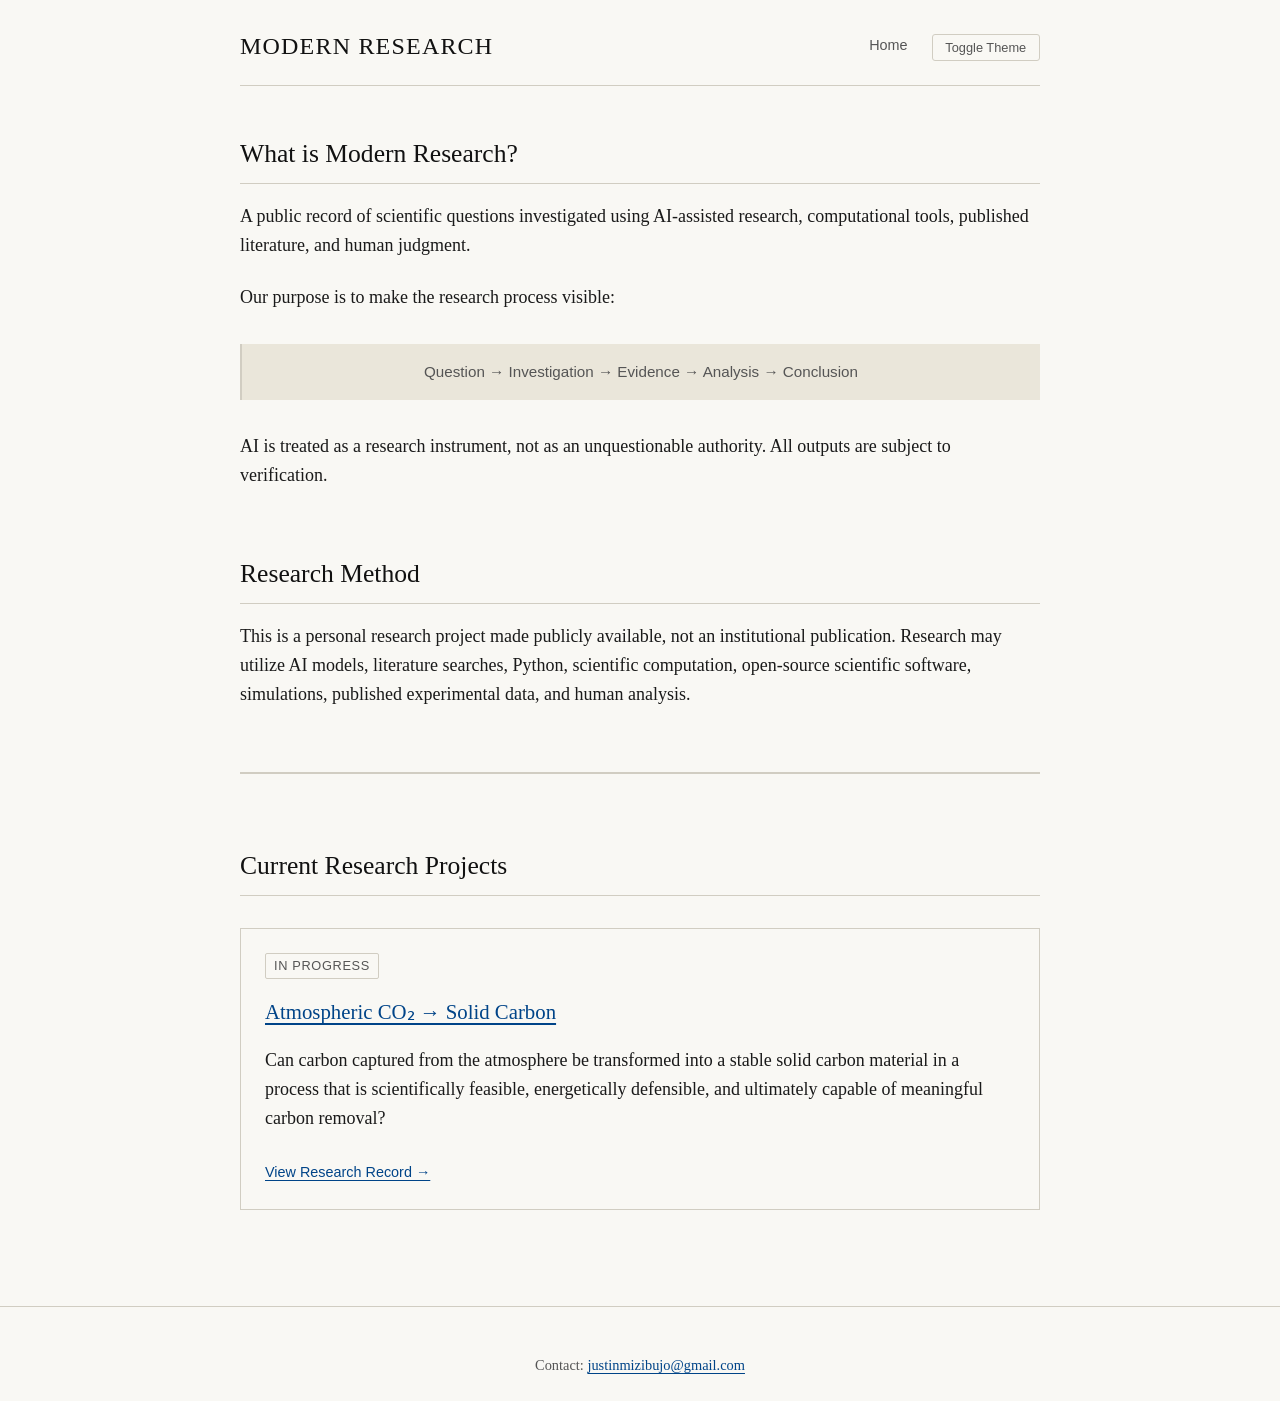
<file: index.html>
<!DOCTYPE html>
<html lang="en">
<head>
  <meta charset="UTF-8">
  <meta name="viewport" content="width=device-width, initial-scale=1.0">
  <title>Modern Research</title>
  <meta name="description" content="A public record of scientific questions investigated using AI-assisted research, computational tools, and human judgment.">
  <link rel="stylesheet" href="css/style.css">
</head>
<body>
  <div class="container">
    <header>
      <h1 class="site-title"><a href="index.html">Modern Research</a></h1>
      <nav>
        <ul>
          <li><a href="index.html">Home</a></li>
          <li><button id="theme-toggle" class="theme-toggle">Toggle Theme</button></li>
        </ul>
      </nav>
    </header>

    <main>
      <section class="intro">
        <h2>What is Modern Research?</h2>
        <p>A public record of scientific questions investigated using AI-assisted research, computational tools, published literature, and human judgment.</p>
        <p>Our purpose is to make the research process visible:</p>
        <blockquote style="font-family: var(--font-sans); font-size: 0.95rem; text-align: center; font-style: normal;">
          Question → Investigation → Evidence → Analysis → Conclusion
        </blockquote>
        <p>AI is treated as a research instrument, not as an unquestionable authority. All outputs are subject to verification.</p>
      </section>

      <section class="methodology" style="margin-top: 4rem;">
        <h2>Research Method</h2>
        <p>This is a personal research project made publicly available, not an institutional publication. Research may utilize AI models, literature searches, Python, scientific computation, open-source scientific software, simulations, published experimental data, and human analysis.</p>
      </section>

      <section class="projects-list" style="margin-top: 4rem; border-top: 2px double var(--border-color); padding-top: 2rem;">
        <h2>Current Research Projects</h2>
        
        <article class="project-summary" style="margin-top: 2rem; padding: 1.5rem; border: 1px solid var(--border-color);">
          <div class="project-meta" style="margin-bottom: 1rem;">
            <span><span class="status-badge">In Progress</span></span>
          </div>
          <h3 style="margin-top: 0;"><a href="project.html?id=co2_solid_carbon">Atmospheric CO₂ → Solid Carbon</a></h3>
          <p>Can carbon captured from the atmosphere be transformed into a stable solid carbon material in a process that is scientifically feasible, energetically defensible, and ultimately capable of meaningful carbon removal?</p>
          <a href="project.html?id=co2_solid_carbon" style="font-family: var(--font-sans); font-size: 0.9rem;">View Research Record &rarr;</a>
        </article>

      </section>
    </main>
  </div>

  <footer style="margin-top: 4rem; padding-top: 2rem; border-top: 1px solid var(--border-color); text-align: center; color: var(--text-muted); font-size: 0.9rem;">
    <p>Contact: <a href="mailto:justinmizibujo@gmail.com">justinmizibujo@gmail.com</a></p>
  </footer>

  <script src="js/app.js"></script>
</body>
</html>
</file>
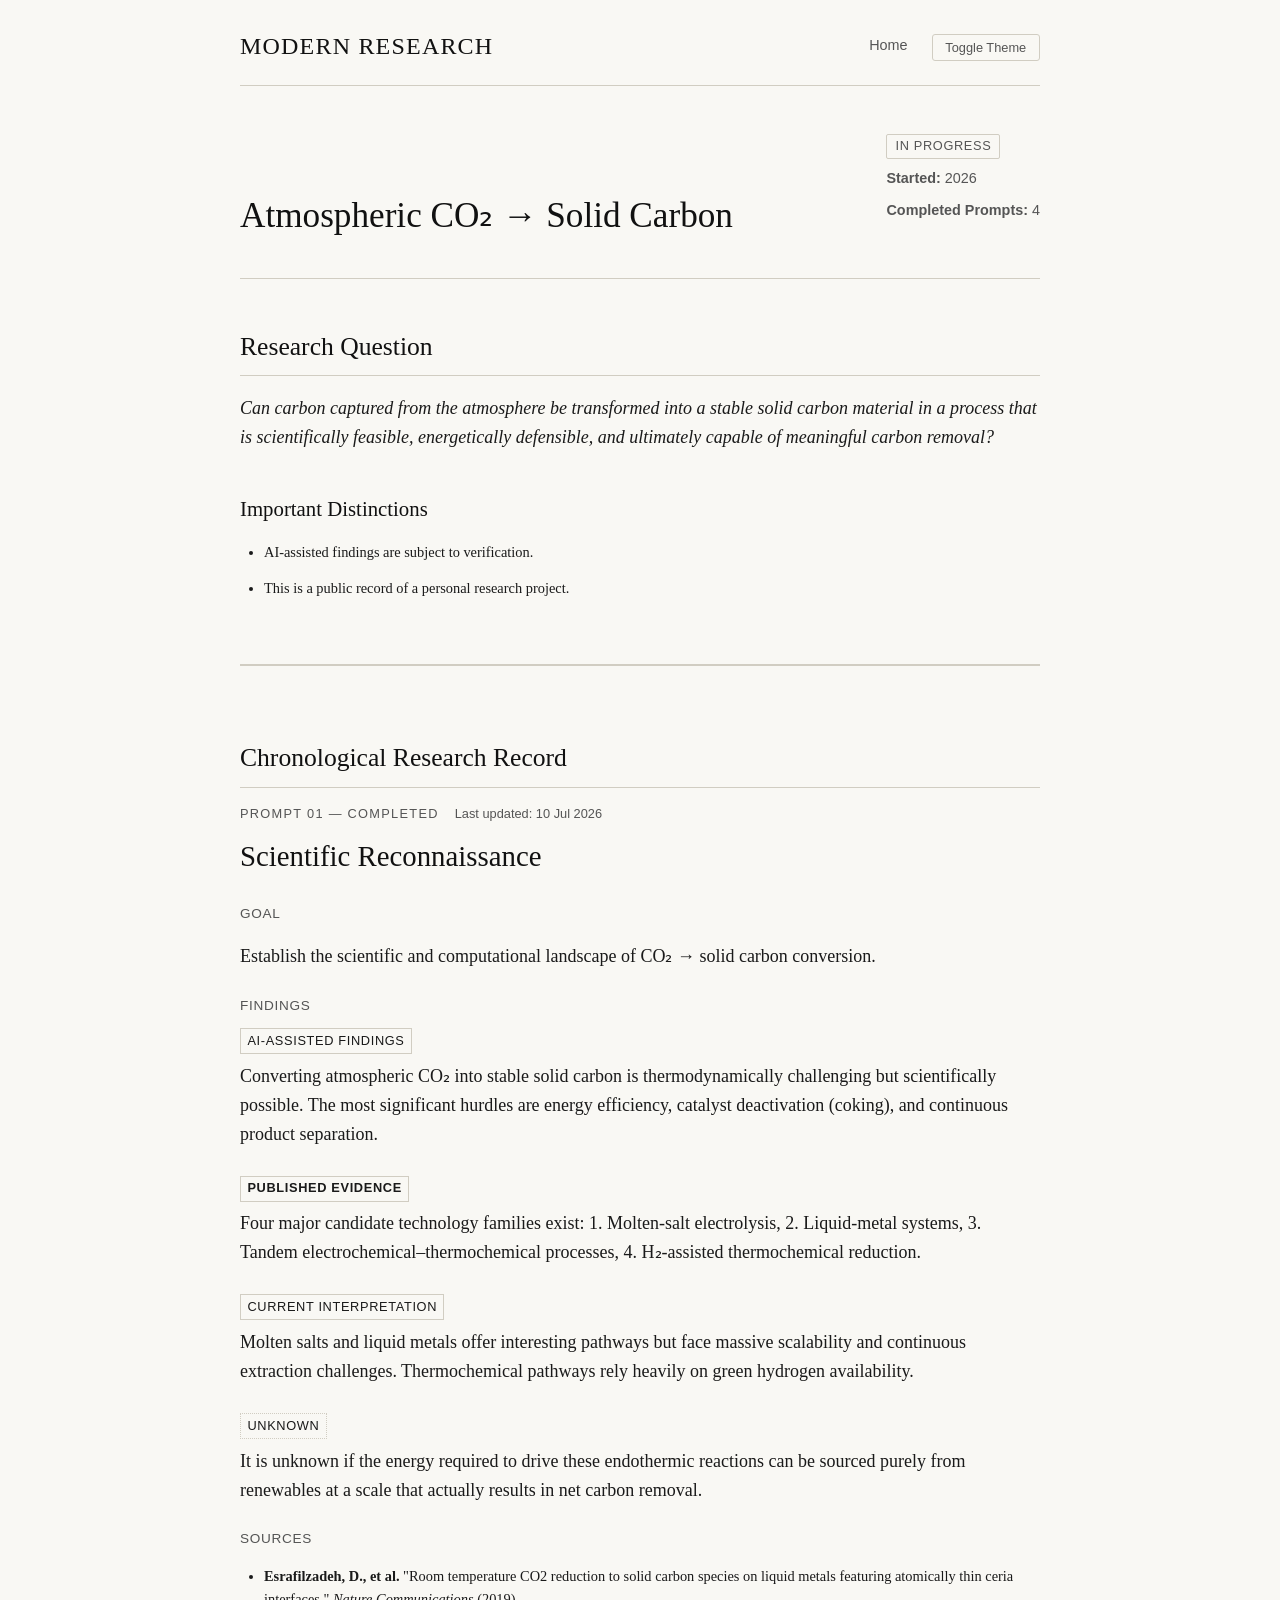
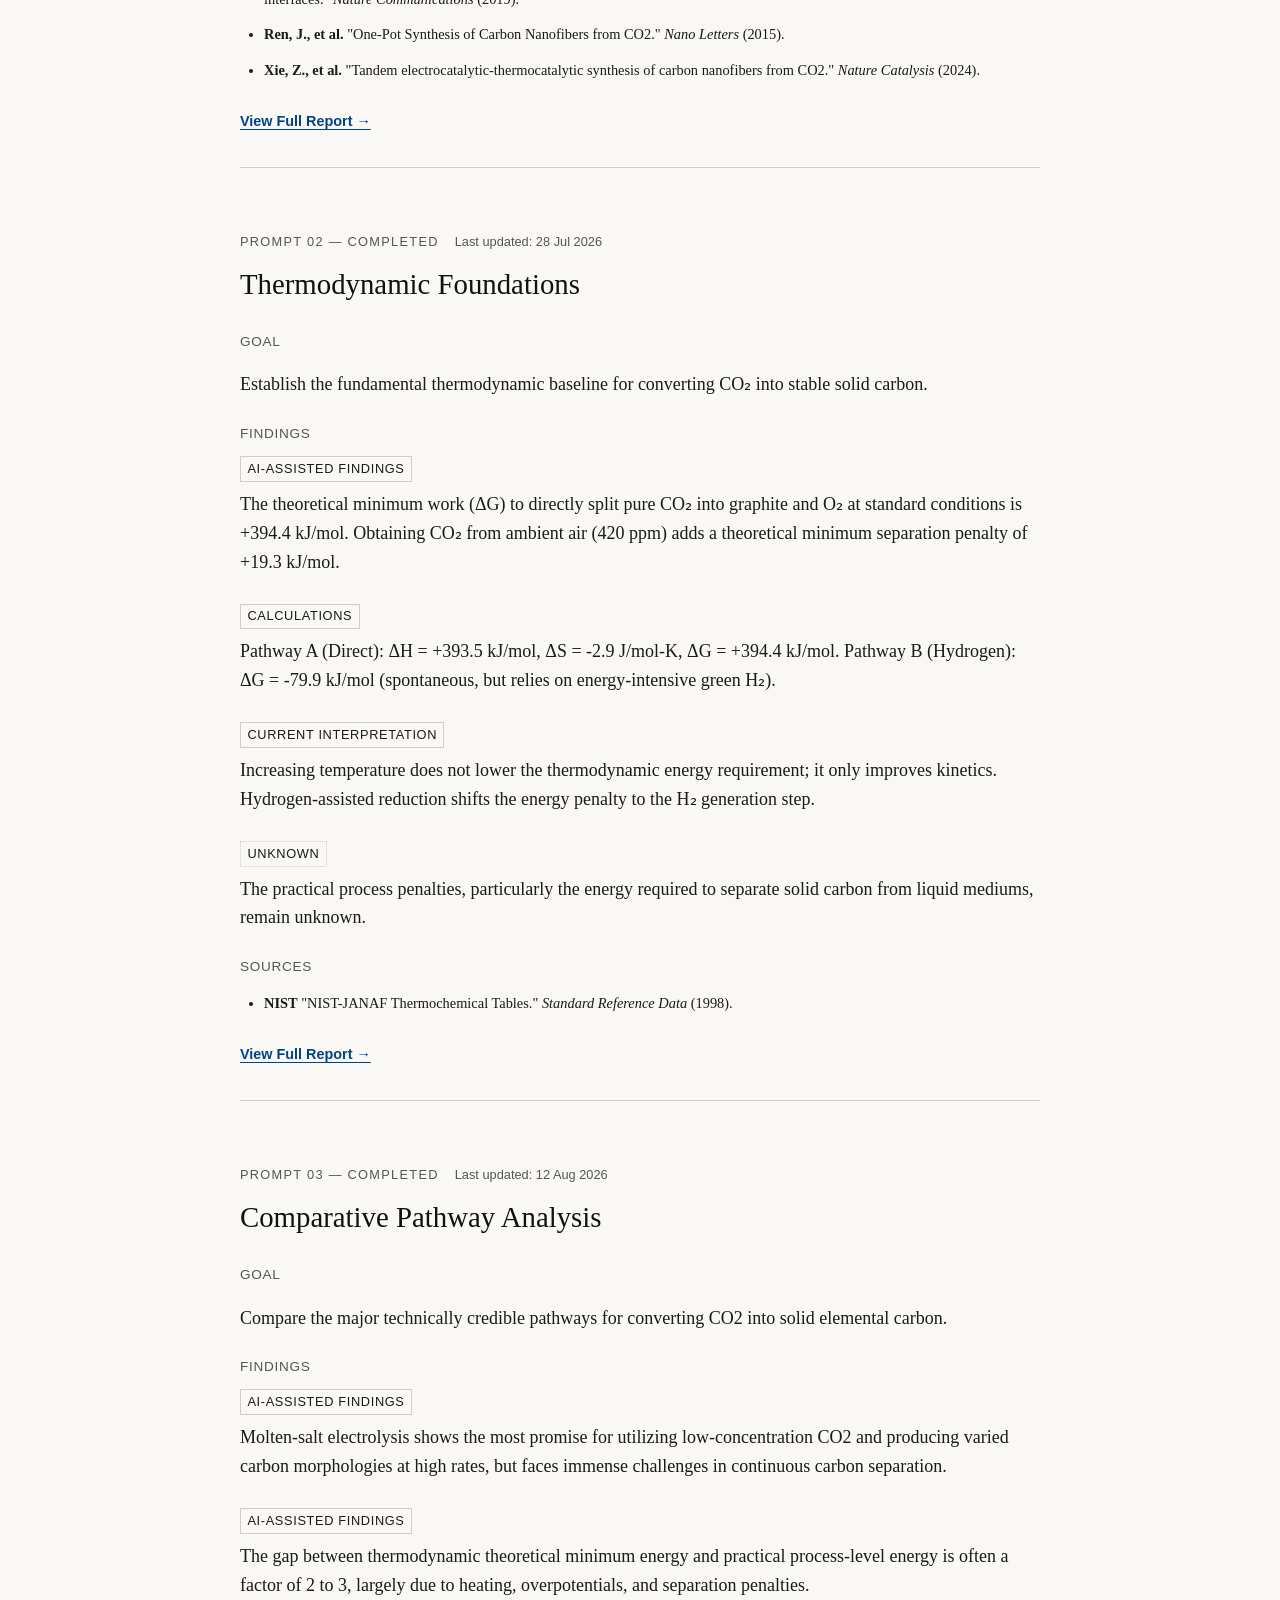
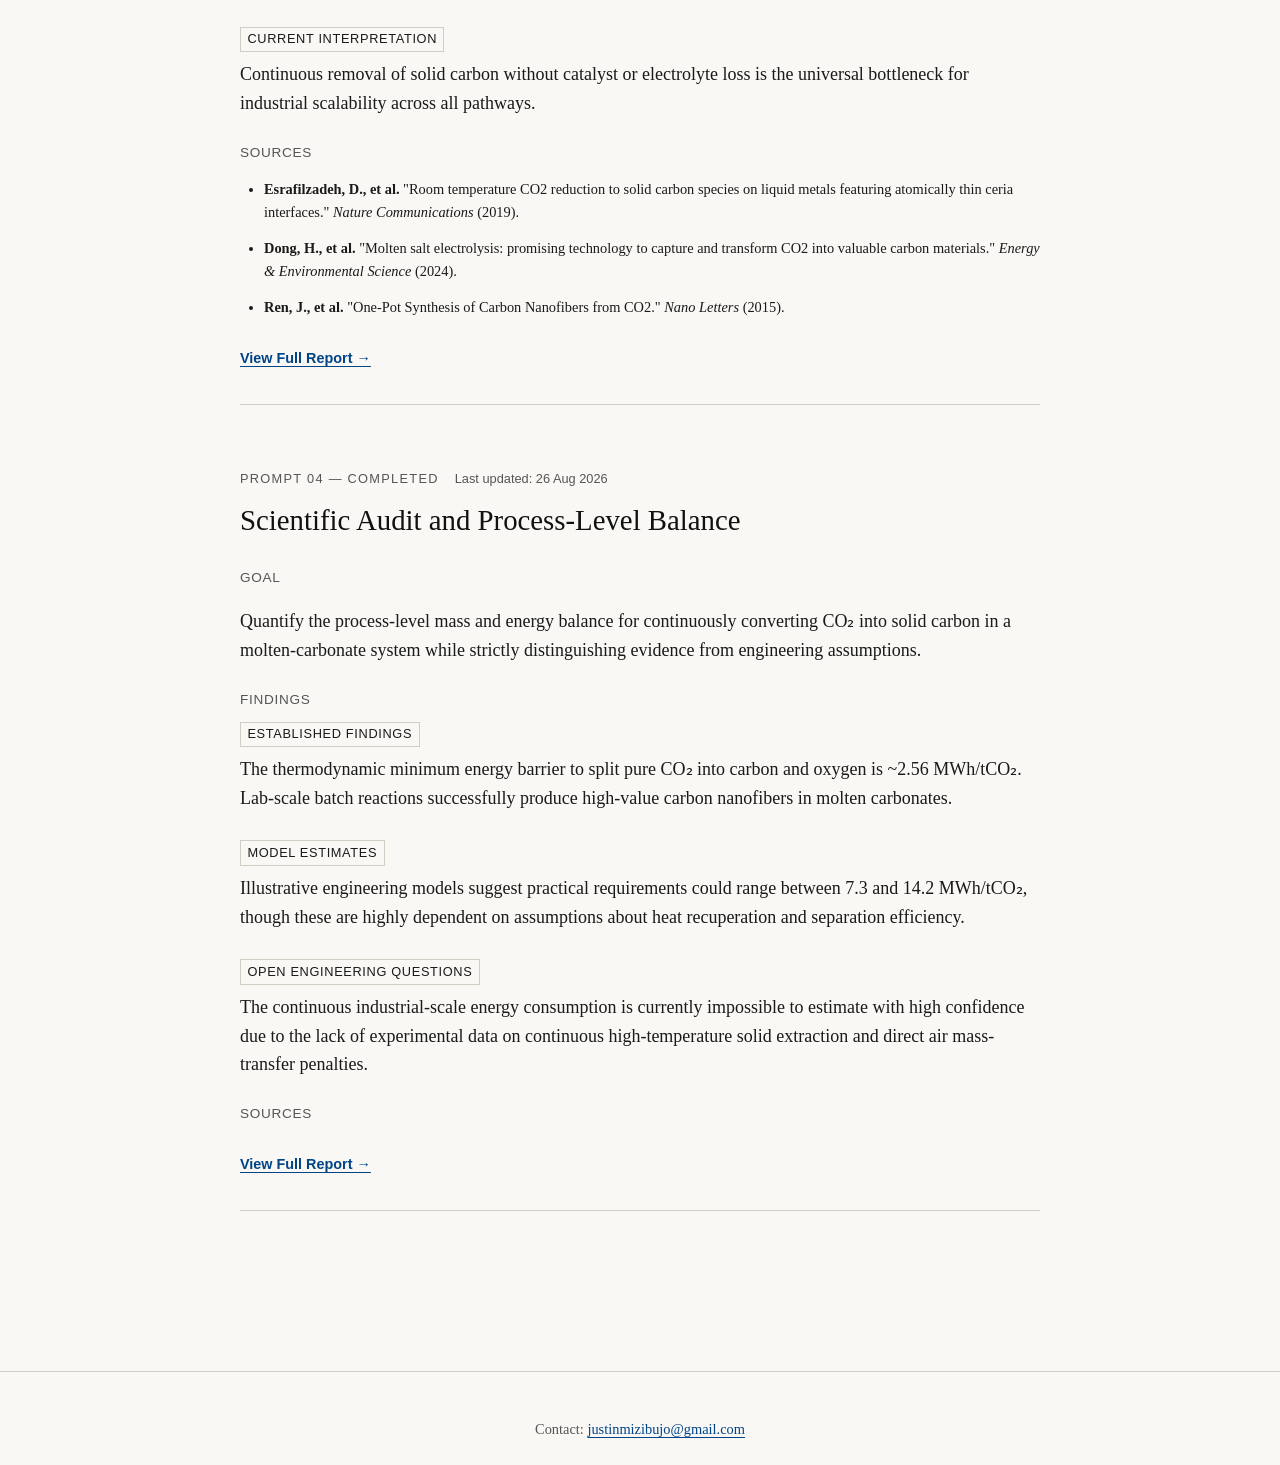
<file: project.html>
<!DOCTYPE html>
<html lang="en">
<head>
  <meta charset="UTF-8">
  <meta name="viewport" content="width=device-width, initial-scale=1.0">
  <title>Project Record | Modern Research</title>
  <meta name="description" content="Research project record for Modern Research.">
  <link rel="stylesheet" href="css/style.css">
</head>
<body>
  <div class="container">
    <header>
      <h1 class="site-title"><a href="index.html">Modern Research</a></h1>
      <nav>
        <ul>
          <li><a href="index.html">Home</a></li>
          <li><button id="theme-toggle" class="theme-toggle">Toggle Theme</button></li>
        </ul>
      </nav>
    </header>

    <main id="project-container">
      <p style="text-align: center; color: var(--text-muted); font-style: italic;">Loading project record...</p>
    </main>
  </div>

  <footer style="margin-top: 4rem; padding-top: 2rem; border-top: 1px solid var(--border-color); text-align: center; color: var(--text-muted); font-size: 0.9rem;">
    <p>Contact: <a href="mailto:justinmizibujo@gmail.com">justinmizibujo@gmail.com</a></p>
  </footer>

  <script src="data/co2_project.js"></script>
  <script src="js/app.js"></script>
</body>
</html>
</file>
<file: css/style.css>
/* 
   Modern Research: Scholarly, Gutenberg-inspired aesthetic 
*/

:root {
  /* Light Theme (Paper/Ink) */
  --bg-color: #f9f8f4;
  --text-main: #1a1a1a;
  --text-muted: #555555;
  --border-color: #d1cdc2;
  --link-color: #004488;
  --heading-color: #111111;
  --highlight-bg: #eae6da;

  /* Typography */
  --font-serif: "Georgia", "Times New Roman", serif;
  --font-sans: "Inter", -apple-system, BlinkMacSystemFont, "Segoe UI", Roboto, Helvetica, Arial, sans-serif;
  --font-mono: ui-monospace, SFMono-Regular, "SF Mono", Menlo, Consolas, "Liberation Mono", monospace;
}

[data-theme="dark"] {
  /* Dark Theme (Charcoal/Light Ink) */
  --bg-color: #1a1a1a;
  --text-main: #e0e0e0;
  --text-muted: #a0a0a0;
  --border-color: #3d3d3d;
  --link-color: #7ab4e8;
  --heading-color: #f5f5f5;
  --highlight-bg: #2a2a2a;
}

body {
  margin: 0;
  padding: 0;
  background-color: var(--bg-color);
  color: var(--text-main);
  font-family: var(--font-serif);
  line-height: 1.6;
  font-size: 18px;
  transition: background-color 0.3s ease, color 0.3s ease;
}

/* Layout */
.container {
  max-width: 800px;
  margin: 0 auto;
  padding: 2rem 1.5rem;
}

header {
  border-bottom: 1px solid var(--border-color);
  padding-bottom: 1.5rem;
  margin-bottom: 3rem;
  display: flex;
  justify-content: space-between;
  align-items: flex-end;
}

.site-title {
  margin: 0;
  font-size: 1.5rem;
  font-weight: normal;
  letter-spacing: 0.05em;
  text-transform: uppercase;
}

.site-title a {
  text-decoration: none;
  color: var(--heading-color);
}

nav ul {
  list-style: none;
  padding: 0;
  margin: 0;
  display: flex;
  gap: 1.5rem;
  font-family: var(--font-sans);
  font-size: 0.9rem;
}

nav a {
  text-decoration: none;
  color: var(--text-muted);
}

nav a:hover {
  color: var(--text-main);
}

/* Typography elements */
h1, h2, h3, h4, h5, h6 {
  color: var(--heading-color);
  font-weight: normal;
  margin-top: 2.5rem;
  margin-bottom: 1rem;
}

h1 {
  font-size: 2.2rem;
  line-height: 1.2;
}

h2 {
  font-size: 1.6rem;
  border-bottom: 1px solid var(--border-color);
  padding-bottom: 0.5rem;
}

h3 {
  font-size: 1.3rem;
}

p {
  margin-bottom: 1.5rem;
}

a {
  color: var(--link-color);
  text-decoration: underline;
  text-underline-offset: 0.2em;
}

blockquote {
  margin: 2rem 0;
  padding: 1rem 1.5rem;
  border-left: 2px solid var(--border-color);
  background: var(--highlight-bg);
  font-style: italic;
  color: var(--text-muted);
}

/* Theme Toggle */
.theme-toggle {
  background: none;
  border: 1px solid var(--border-color);
  color: var(--text-muted);
  cursor: pointer;
  padding: 0.3rem 0.8rem;
  font-family: var(--font-sans);
  font-size: 0.8rem;
  border-radius: 3px;
}

.theme-toggle:hover {
  background: var(--highlight-bg);
  color: var(--text-main);
}

/* Project Specifics */
.project-meta {
  font-family: var(--font-sans);
  font-size: 0.9rem;
  color: var(--text-muted);
  margin-bottom: 2rem;
  display: flex;
  flex-direction: column;
  gap: 0.5rem;
}

.status-badge {
  display: inline-block;
  padding: 0.1rem 0.5rem;
  border: 1px solid var(--border-color);
  border-radius: 2px;
  font-size: 0.8rem;
  text-transform: uppercase;
  letter-spacing: 0.05em;
}

/* Research Record / Prompts */
.prompt-record {
  margin-top: 4rem;
  border-top: 2px double var(--border-color);
  padding-top: 2rem;
}

.prompt {
  margin-bottom: 4rem;
  padding-bottom: 2rem;
  border-bottom: 1px solid var(--border-color);
}

.prompt-number {
  font-family: var(--font-sans);
  font-size: 0.8rem;
  text-transform: uppercase;
  letter-spacing: 0.1em;
  color: var(--text-muted);
  margin-bottom: 0.5rem;
  display: block;
}

.prompt-title {
  margin-top: 0;
  margin-bottom: 1.5rem;
  font-size: 1.8rem;
}

.prompt-section {
  margin-bottom: 1.5rem;
}

.prompt-section-title {
  font-family: var(--font-sans);
  font-size: 0.85rem;
  text-transform: uppercase;
  letter-spacing: 0.05em;
  color: var(--text-muted);
  margin-bottom: 0.5rem;
}

/* Figures */
figure {
  margin: 3rem 0;
  padding: 1.5rem;
  border: 1px solid var(--border-color);
  background: var(--highlight-bg);
  text-align: center;
}

figcaption {
  margin-top: 1rem;
  font-family: var(--font-sans);
  font-size: 0.85rem;
  color: var(--text-muted);
  text-align: left;
}

/* Sources */
.sources-list {
  font-size: 0.9rem;
  padding-left: 1.5rem;
}

.sources-list li {
  margin-bottom: 0.8rem;
}

/* AI vs Published distinction */
.evidence-type {
  font-family: var(--font-sans);
  font-size: 0.8rem;
  text-transform: uppercase;
  letter-spacing: 0.05em;
  margin-bottom: 0.3rem;
  display: inline-block;
  padding: 0.1rem 0.4rem;
  border: 1px solid var(--border-color);
}

.evidence-ai { border-color: var(--border-color); background: var(--highlight-bg); }
.evidence-published { border-color: var(--border-color); background: var(--bg-color); font-weight: bold; }
.evidence-interpretation { border-style: dashed; }
.evidence-unknown { border-style: dotted; }

/* Responsive */
@media (max-width: 600px) {
  header {
    flex-direction: column;
    align-items: flex-start;
    gap: 1rem;
  }
  h1 { font-size: 1.8rem; }
  h2 { font-size: 1.4rem; }
  body { font-size: 16px; }
}
</file>
